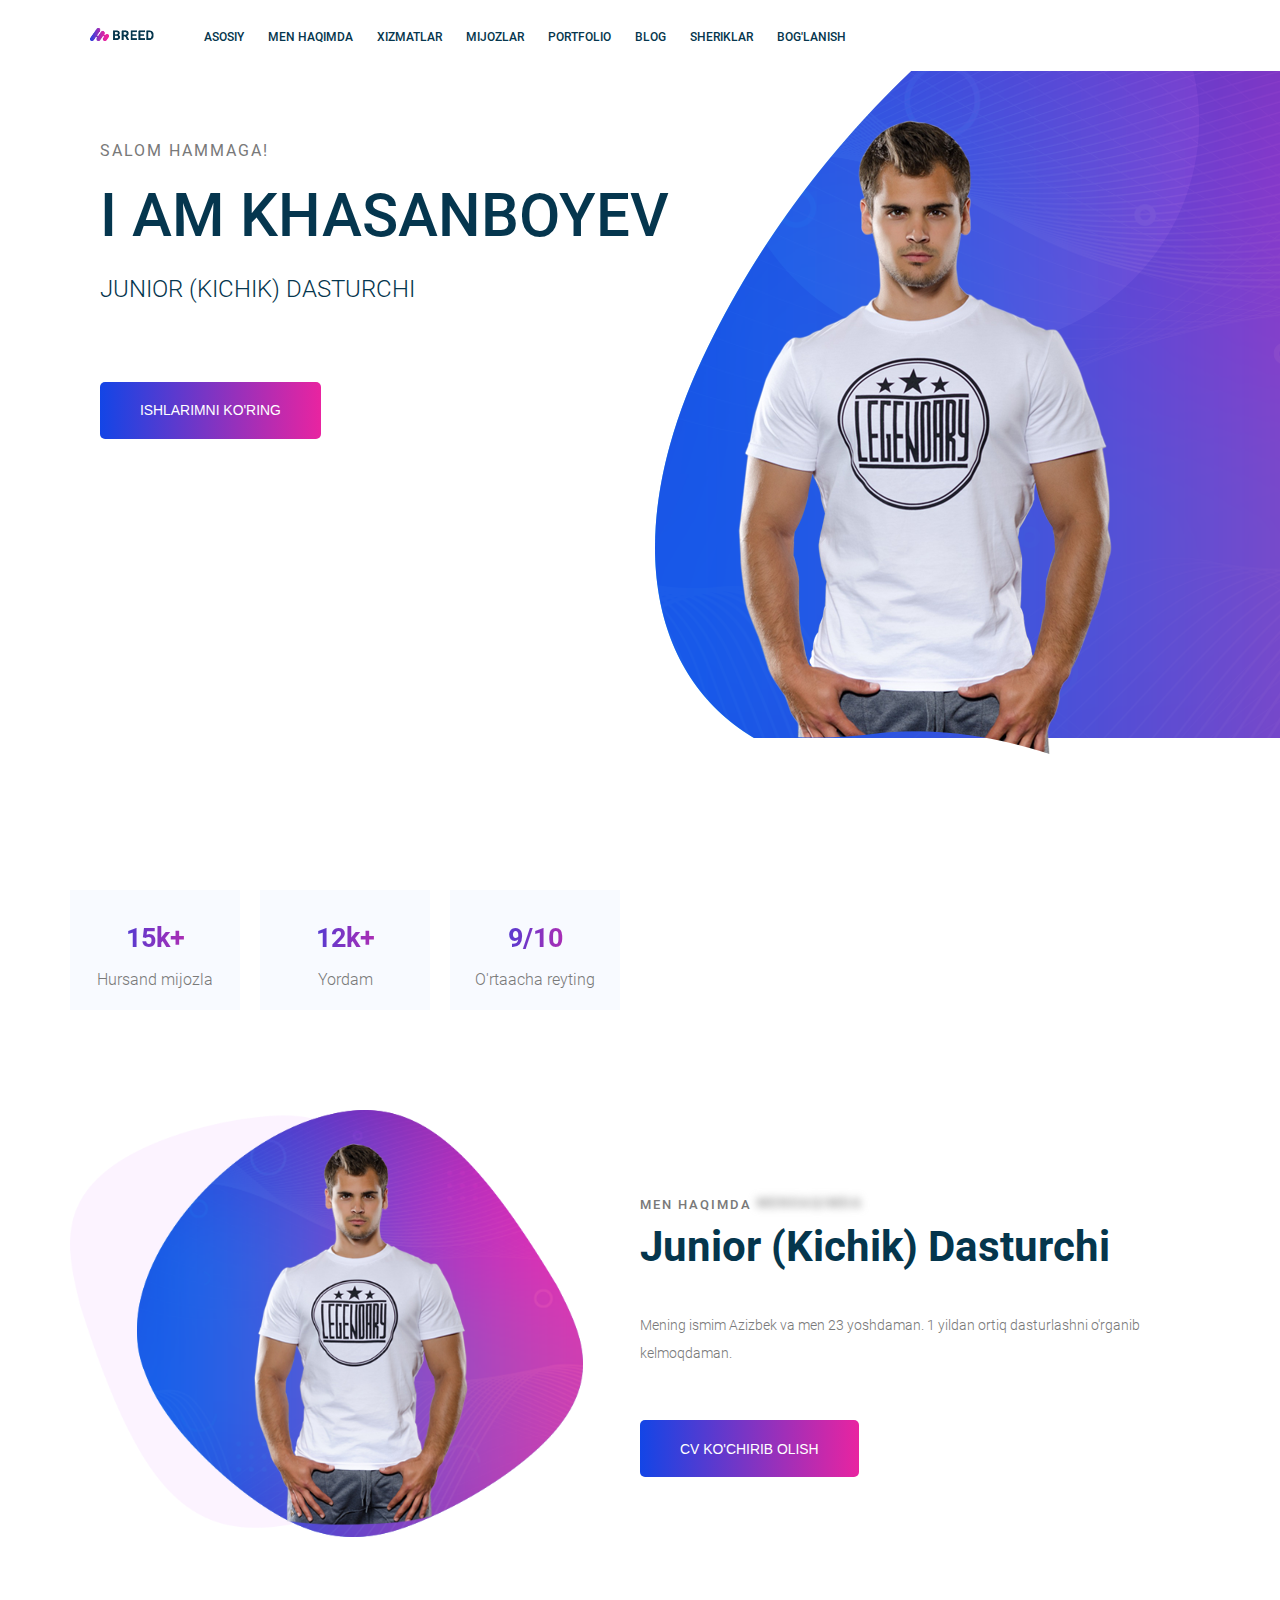
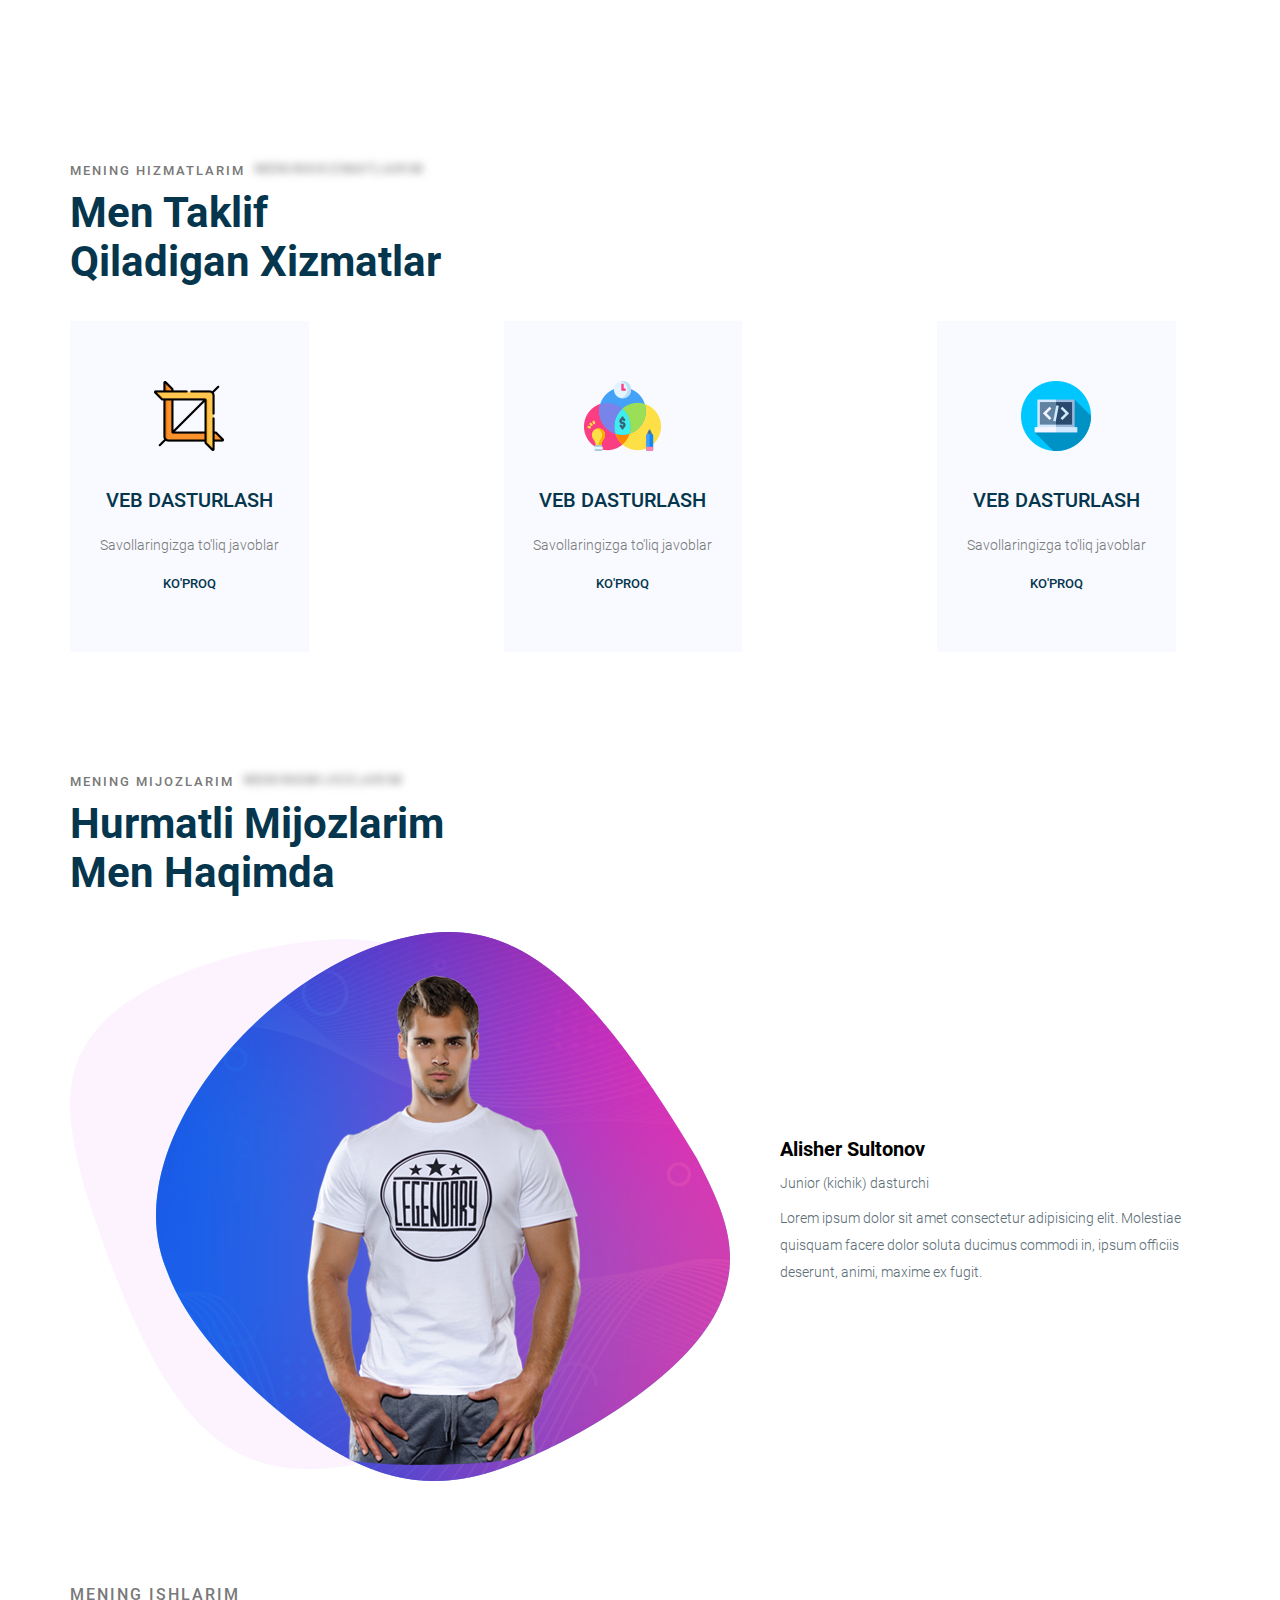
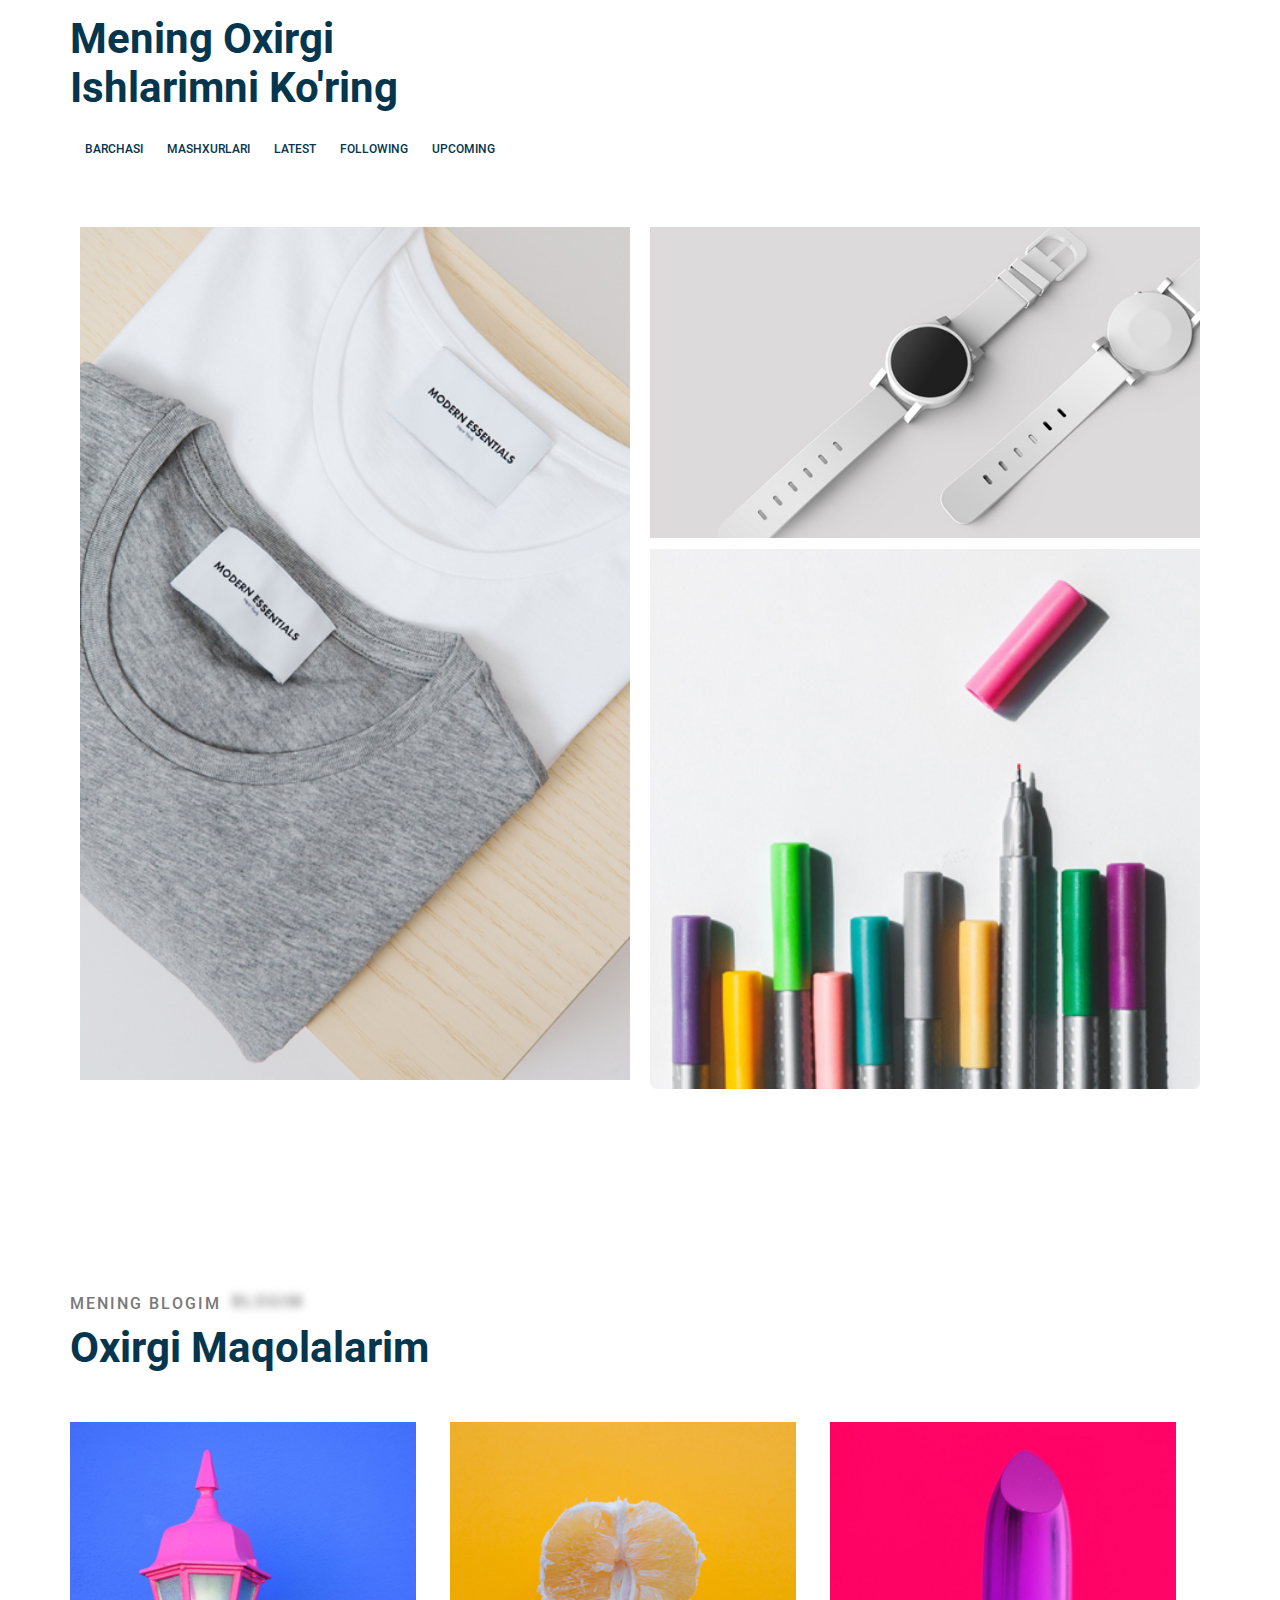
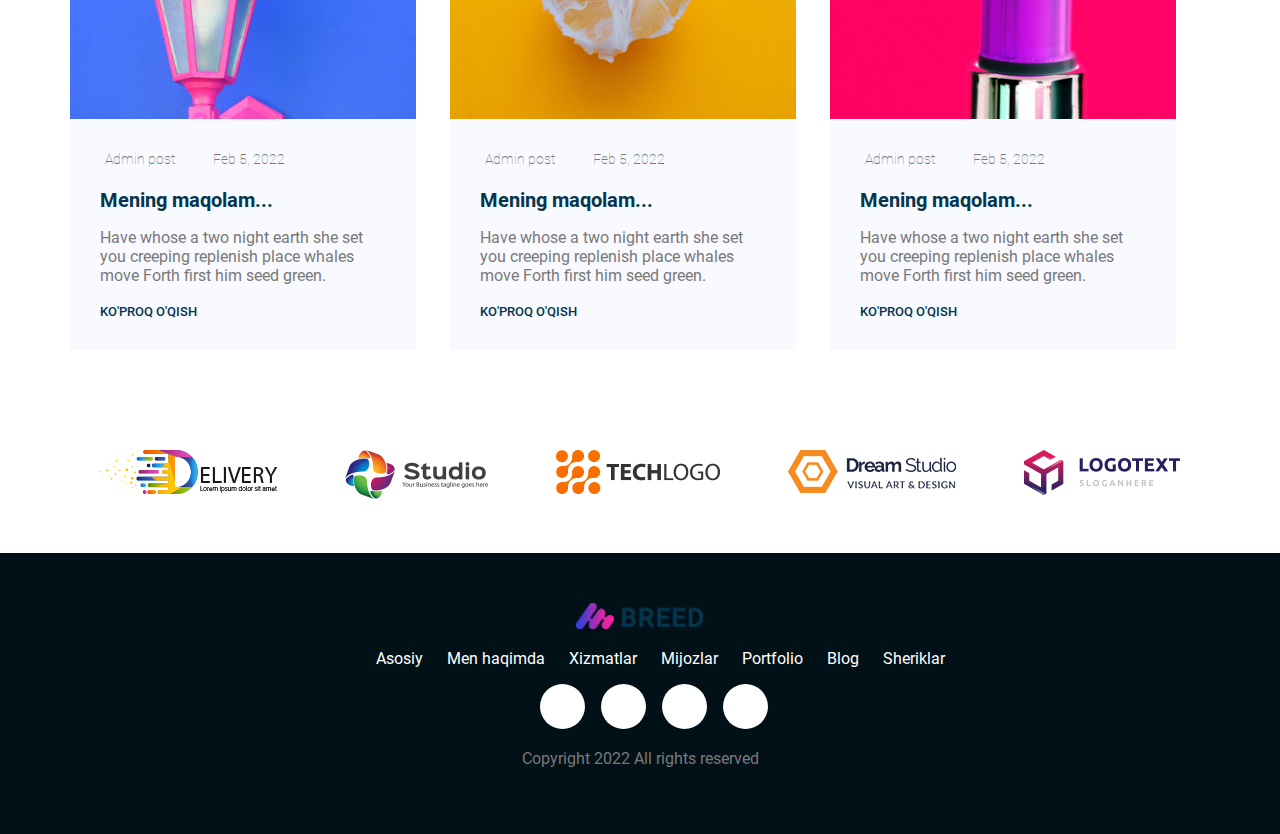
<file: index.html>
<!DOCTYPE html>
<html lang="en">
<head>
    <meta charset="UTF-8">
    <meta http-equiv="X-UA-Compatible" content="IE=edge">
    <meta name="viewport" content="width=, initial-scale=1.0">
    <title>PORTFOLIO</title>
    <link rel="stylesheet" href="./css/main.css">
    <link rel="stylesheet" href="./css/shared.css">
    <link rel="stylesheet" href="https://cdnjs.cloudflare.com/ajax/libs/font-awesome/6.1.1/css/all.min.css" integrity="sha512-KfkfwYDsLkIlwQp6LFnl8zNdLGxu9YAA1QvwINks4PhcElQSvqcyVLLD9aMhXd13uQjoXtEKNosOWaZqXgel0g==" crossorigin="anonymous" referrerpolicy="no-referrer" />
</head>
<body>
    <!--header section-->
   
    <header class="main-header">
        <div class="container"> 
                <div class="main-header__brand">
                    <a href="index.html">
                        <img src="./images/logo.png" alt="logo image" >
                    </a>
                </div>
                <nav class="main-navigation">
                    <ul class="main-navigations__items">
                        <li class="main-navigation__item">
                            <a href="./index.html">Asosiy</a> 
                        </li>
                        <li class="main-navigation__item">
                            <a href="#abaut-me">Men haqimda</a>
                        </li>
                        <li class="main-navigation__item">
                            <a href="#services">Xizmatlar</a>
                        </li>
                        <li class="main-navigation__item">
                            <a href="#clients">Mijozlar</a>
                        </li>
                        <li class="main-navigation__item">
                            <a href="#portfolio">Portfolio</a>
                        </li>
                        <li class="main-navigation__item">
                            <a href="#blog">Blog</a>
                        </li>
                        <li class="main-navigation__item">
                            <a href="#partners">Sheriklar</a>
                        </li>
                        <li class="main-navigation__item">
                            <a href="./contact.html">Bog'lanish</a>
                        </li>
                    
                    </ul>
                    
                </nav>
            
        </div>
    </header>
     <!-- /headr section -->
        <div class="clearfix"></div>
     <!-- main section -->

     <div class="main-banner">
        <div class="container">
            <section id="main-section" class="main-section">
                <div class="main-section__info">
                    <h4 class="main-section__welcome to-uppercase">Salom hammaga!</h4>
                    <h1 class="main-section__introduction to-uppercase"> I am Khasanboyev</h1>
                    <h3 class="main-section__position to-uppercase">Junior (kichik) dasturchi </h3>
                    <div class="main-section__social__networks">
                        <a href="https://t.me/azizbekhasanboyev1">
                            <i class="fa-brands fa-telegram"></i>
                        </a>
                        <a href= https://www.instagram.com/azic_011?r=nametag>
                            <i class="fa-brands fa-instagram"></i>
                        </a>
                        <a href="https://join.skype.com/invite/IVGGGNPyBLXn">
                            <i class="fa-brands fa-skype"></i>
                        </a>
                        <a href="https://wa.me/qr/CDWEJL6BE3NGG1">
                            <i class="fa-brands fa-whatsapp"></i>
                        </a>
                    </div>
        
                <button type="button" class="button  main-section__action to-uppercase ">Ishlarimni ko'ring</button>
            </div>
            <div class="main-section__images">
                <img src="./images/111.png" alt=" My image">
            </div>
            <div class="clearfix"></div>
                </section>
        </div>
    </div>

     <!-- /main section -->

     <!-- Statistics -->
        <div class="container">
            <section id="statistics " class="statistics">
                <div class="statistics__item">
                    
                    <h3 class="statistics__number">
                        15k+
                    </h3>
                    <p class="statistics__title" >
                        Hursand mijozla
                    </p>
                </div>
                <div class="statistics__item">
                    
                    <h3 class="statistics__number">
                        12k+
                    </h3>
                    <p class="statistics__title" >
                        Yordam
                    </p>
                </div>
                <div class="statistics__item">
                    
                    <h3 class="statistics__number">
                        9/10
                    </h3>
                    <p class="statistics__title" >
                        O'rtaacha reyting
                    </p>
                </div>
            </section>
        </div>

    <!-- /Statistics -->

     <!-- abaut me section  -->
    <div class="container">
        <section id="abaut-me" class="abaut-me">
            <div class="abaut-me__image">
                <img src="./images/1111.png" alt="abaut-me">
            </div>
            <div>
                <h5 class="section-subtitle">
                    Men haqimda<span class="blur-line">Menxaqimda</span>
                </h5>
                
                <h3 class="section-title">
                    Junior (kichik) dasturchi
                </h3>
                <p class="abaut-me__description">
                    Mening ismim Azizbek va men 23 yoshdaman. 1 yildan ortiq dasturlashni o'rganib kelmoqdaman.
                </p>
                <button type="button" class="button to-uppercase abaut-me__action ">
                    CV ko'chirib olish
                </button>
            </div>
   
        </section>
    </div>
     <div class="clearfix"></div>
     <!-- /abaut me section -->

     <!-- Services section  -->
     <div class="container">
        <section id="services " class="services">
            <h5 class="section-subtitle">
                Mening hizmatlarim
                <span class="blur-line">Meningxizmatlarim</span>
            </h5>
            <h2 class="section-title">
                Men taklif <br>
                qiladigan xizmatlar
            </h2>
            <div class="services__cards">
                <div class="service-card">
                    <img class="service-card_icon" src="./images/s1.png" alt="Service 1">
                    <h5 class="service-card__title"> Veb dasturlash</h5>
                    <p class="service-card__description">
                        Savollaringizga to'liq javoblar
                    </p>
                    <a href="#" class="service-card__link">
                        Ko'proq
                    </a>
                </div>
                <div class="service-card">
                    <img class="service-card_icon" src="./images/s2.png" alt="Service 2">
                    <h5 class="service-card__title"> Veb dasturlash</h5>
                    <p class="service-card__description">
                        Savollaringizga to'liq javoblar
                    </p>
                    <a href="#" class="service-card__link">
                        Ko'proq
                    </a>
                </div>
                <div class="service-card">
                    <img class="service-card_icon" src="./images/s3.png" alt="Service 3">
                    <h5 class="service-card__title"> Veb dasturlash</h5>
                    <p class="service-card__description">
                        Savollaringizga to'liq javoblar 
                    </p>
                    <a href="#" class="service-card__link">
                        Ko'proq
                    </a>
                </div>
            </div>
          
    
         </section>
     </div>
     <!-- /Services section -->

     <!-- Claints section -->
    <div class="container">
        <section id="clients" class="clients">
            <h5 class="section-subtitle">
                Mening mijozlarim
                <span class="blur-line">meningmijozlarim</span>
            </h5>
            <h2 class="section-title">
                Hurmatli mijozlarim <br>
                men haqimda
            </h2>
            <div class="client-items">
               <div class="client-item">
                   <div class="client-itmem__image">
                      <img  src="./images/1111.png" alt="Client image">  
                   </div>
               
                    <div class="client-item__info">
                        <h3 class="client-item__name">
                            Alisher Sultonov
                        </h3>
                        <p class="client-item__position">
                            Junior (kichik) dasturchi
                        </p>
                        <p class="client-item__review">
                            Lorem ipsum dolor sit amet consectetur adipisicing elit. Molestiae quisquam facere dolor soluta ducimus commodi in, ipsum officiis deserunt, animi, maxime ex fugit.
                        </p>
                        <div class="client-item__rate">
                                <i class="fas fa-star"></i>
                                <i class="fas fa-star"></i>
                                <i class="fas fa-star"></i>
                                <i class="fas fa-star"></i>
                                <i class="fas fa-star disabled"></i>
                    </div>
                    </div>
                </div>
            </div>
        </section>
    </div>
    <div class="clearfix"></div>
     <!-- /CLaints section  -->

     <!-- Portfolio section  -->
    <div class="container">
        <section id="portfolio" class="portfolio">
            <div class="section-subtitle">
                Mening ishlarim<span class="blur-line"></span>
            </div>
            <div class="section-title">
                Mening Oxirgi <br>
                Ishlarimni Ko'ring
            </div>
           
                    <ul class="main-navigation__items main-navigation__items1"> 
                        <li class="main-navigation__item">
                            <a href="#">BARCHASI</a>
                        </li>
                        <li class="main-navigation__item">
                            <a href="#">MASHXURLARI</a>
                        </li>
                        <li class="main-navigation__item">
                            <a href="#">LATEST</a>
                        </li>
                        <li class="main-navigation__item">
                            <a href="#">FOLLOWING</a>
                        </li>
                        <li class="main-navigation__item">
                            <a href="#">UPCOMING</a>
                        </li>

                    </ul>
         
            <div class="portfolio-items">
                <div class="portfolio-item portfolio-item-1">
                    <img src="./images/p1.jpg" alt=" portfolio 1" class="portfolio-item__image">
                    <div class="portfolio-item__overlay"></div>
                    <div class="portfolio-item__info">
                        <h4>
                            <a href="#">Portfolio item 1</a>
                        </h4>
                        <p>
                            Ishim haqida
                        </p>
                    </div>
                </div>
                <div class="portfolio-item portfolio-item-2">
                    <img src="./images/p4.jpg" alt=" portfolio 2" class="portfolio-item__image">
                    <div class="portfolio-item__overlay"></div>
                    <div class="portfolio-item__info">
                        <h4>
                            <a href="#">Portfolio item 2</a>
                        </h4>
                        <p>
                            Ishim haqida
                        </p>
                    </div>
                </div>
                <div class="portfolio-item portfolio-item-3">
                    <img src="./images/p6.jpg" alt=" portfolio 3" class="portfolio-item__image">
                    <div class="portfolio-item__overlay"></div>
                    <div class="portfolio-item__info">
                        <h4>
                            <a href="#">Portfolio item 3</a>
                        </h4>
                        <p>
                            Ishim haqida
                        </p>
                    </div>
                </div>
            </div>
            
                       
           
        </section>
    </div>
     <!-- /Portfolio section -->

     <!--  Blog section -->
     <div class="container">
         <section id="blog" class="blog">
             <div class="section-subtitle">
                 Mening blogim
                 <span class="blur-line">  blogim</span>
             </div>
             <div class="section-title">
                 Oxirgi maqolalarim
             </div>
             <div class="blog-items">
                 <div class="blog-item">
                     <div class="blog-item__image">
                         <img src="./images/b1.jpg" alt=" Blog 1 image">
                     </div>
                     <div class="blog-item__info">
                         <div class="blog-item__main-info">
                             <span class="blog-item__author">
                                 <i class="fa fa-user"></i>
                                Admin post
                             </span>
                             <span class="blog-item__date">
                                 <i class="fa fa-calendarp"></i>
                                 Feb 5, 2022
                             </span>
                             <h5 class="blog-item__title">
                                 Mening maqolam...
                             </h5>
                             <p class="blog-item_description">
                                Have whose a two night earth she set you creeping replenish place whales move Forth first him seed green.
                             </p>
                             <a  class="blog-item__learn-more">
                                 Ko'proq o'qish
                             </a>
                         </div>
                     </div>
                 </div>
                 <div class="blog-item">
                    <div class="blog-item__image">
                        <img src="./images/b2.jpg" alt=" Blog 2 image">
                    </div>
                    <div class="blog-item__info">
                        <div class="blog-item__main-info">
                            <span class="blog-item__author">
                                <i class="fa fa-user"></i>
                               Admin post
                            </span>
                            <span class="blog-item__date">
                                <i class="fa fa-calendarp"></i>
                                Feb 5, 2022
                            </span>
                            <h5 class="blog-item__title">
                                Mening maqolam...
                            </h5>
                            <p class="blog-item_description">
                               Have whose a two night earth she set you creeping replenish place whales move Forth first him seed green.
                            </p>
                            <a  class="blog-item__learn-more">
                                Ko'proq o'qish
                            </a>
                        </div>
                    </div>
                </div>
                <div class="blog-item">
                    <div class="blog-item__image">
                        <img src="./images/b3.jpg" alt=" Blog 3 image">
                    </div>
                    <div class="blog-item__info">
                        <div class="blog-item__main-info">
                            <span class="blog-item__author">
                                <i class="fa fa-user"></i>
                               Admin post
                            </span>
                            <span class="blog-item__date">
                                <i class="fa fa-calendarp"></i>
                                Feb 5, 2022
                            </span>
                            <h5 class="blog-item__title">
                                Mening maqolam...
                            </h5>
                            <p class="blog-item_description">
                               Have whose a two night earth she set you creeping replenish place whales move Forth first him seed green.
                            </p>
                            <a  class="blog-item__learn-more">
                                Ko'proq o'qish
                            </a>
                        </div>
                    </div>
                </div>
             </div>
         </section>
     </div>
     <!-- /Blog section -->

     <!-- Partners section -->
     <div class="container">
        <section id="partners" class="partners">
            <div class="partner">
                <img src="./images/logo1.png" alt="">
            </div>
            <div class="partner">
                <img src="./images/logo2.png" alt="">
            </div>
            <div class="partner">
                <img src="./images/logo3.png" alt="">
            </div>
            <div class="partner">
                <img src="./images/logo4.png" alt="">
            </div>
            <div class="partner">
                <img src="./images/logo5.png" alt="">
            </div>
        </section>
     </div>
     <!-- Partners section -->

     <!-- Footer section -->
     <footer class="footer">
        <div class="container">
            <div class="footer__brand">
                <img src="./images/logo.png" alt="Logo 1">
            </div>
            <nav class="fooret__navigation">
                <ul class="footer__navigation-items">
                    <li class="footer__navigation-item">
                        <a href="#">Asosiy</a> 
                    </li>
                    <li class="footer__navigation-item">
                        <a href="#">Men haqimda</a>
                    </li>
                    <li class="footer__navigation-item">
                        <a href="#">Xizmatlar</a>
                    </li>
                    <li class="footer__navigation-item">
                        <a href="#">Mijozlar</a>
                    </li>
                    <li class="footer__navigation-item">
                        <a href="#">Portfolio</a>
                    </li>
                    <li class="footer__navigation-item">
                        <a href="#">Blog</a>
                    </li>
                    <li class="footer__navigation-item">
                        <a href="#">Sheriklar</a>
                    </li>
                   
                </ul>
                
            </nav>
            <ul class="footer__socials">
                <li class="footer__social">
                    <a href="https://t.me/azizbekhasanboyev1">
                        <i class="fa-brands fa-telegram"></i>
                    </a>
                </li>
                <li class="footer__social">
                    <a href= https://www.instagram.com/azic_011?r=nametag>
                        <i class="fa-brands fa-instagram"></i>
                    </a>
                </li>
                <li class="footer__social">
                    <a href="https://join.skype.com/invite/IVGGGNPyBLXn">
                        <i class="fa-brands fa-skype"></i>
                    </a>
                </li>
                <li class="footer__social">
                    <a href="https://wa.me/qr/CDWEJL6BE3NGG1">
                        <i class="fa-brands fa-whatsapp"></i>
                    </a>
                </li>
            </ul>
            <p class="footer__text">
                Copyright 2022 All rights reserved 
            </p>
        </div>
     </footer>
     <!-- /Footer section -->

</body>
</html>
</file>
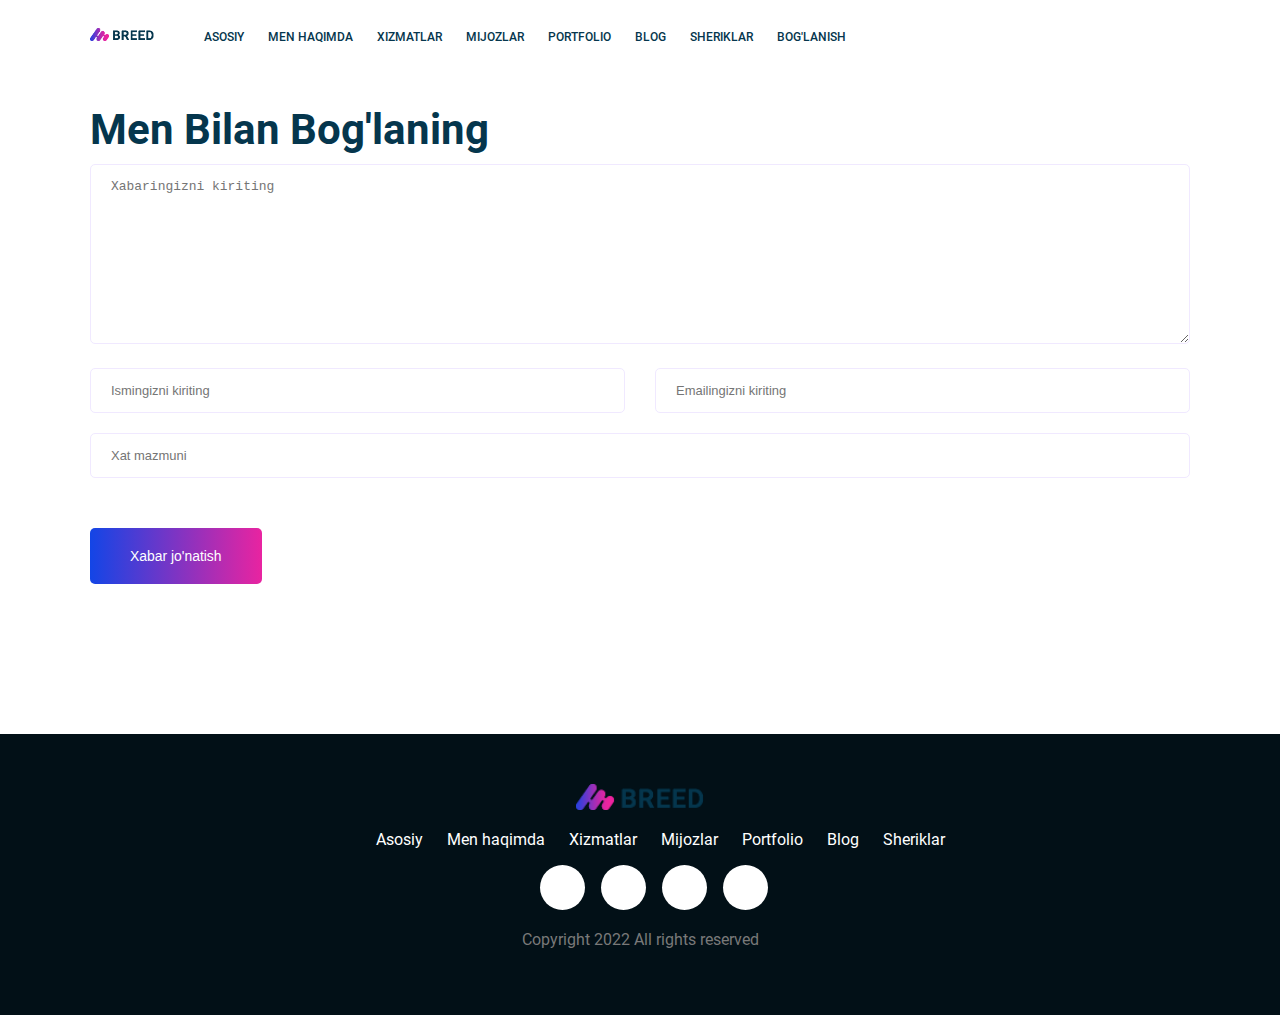
<file: contact.html>
<!DOCTYPE html>
<html lang="en">
<head>
    <meta charset="UTF-8">
    <meta http-equiv="X-UA-Compatible" content="IE=edge">
    <meta name="viewport" content="width=, initial-scale=1.0">
    <title>Bog'lanish</title>
    <link rel="stylesheet" href="./css/contact.css">
    <link rel="stylesheet" href="./css/shared.css">
</head>
<body>
    <!--header section-->
   
    <header class="main-header">
        <div class="container"> 
                <div class="main-header__brand">
                    <a href="index.html">
                        <img src="./images/logo.png" alt="logo image" >
                    </a>
                </div>
                <nav class="main-navigation">
                    <ul class="main-navigations__items">
                        <li class="main-navigation__item">
                            <a href="./index.html">Asosiy</a> 
                        </li>
                        <li class="main-navigation__item">
                            <a href="#">Men haqimda</a>
                        </li>
                        <li class="main-navigation__item">
                            <a href="#">Xizmatlar</a>
                        </li>
                        <li class="main-navigation__item">
                            <a href="#">Mijozlar</a>
                        </li>
                        <li class="main-navigation__item">
                            <a href="#">Portfolio</a>
                        </li>
                        <li class="main-navigation__item">
                            <a href="#">Blog</a>
                        </li>
                        <li class="main-navigation__item">
                            <a href="#">Sheriklar</a>
                        </li>
                        <li class="main-navigation__item active">
                            <a href="./contact.html" >Bog'lanish</a>
                        </li>
                    
                    </ul>
                    
                </nav>
            
        </div>
    </header>
     <!-- /headr section -->
       <div class="container">
           <section class="contact">
               <div class="section-title">
                   Men bilan bog'laning
               </div>
               <form action="/server.php" method="get">
                    <textarea rows="10" placeholder="Xabaringizni kiriting" name="massage"></textarea>
                    <div class="half-flex">
                        <div class=" contact__firstname">
                            <input type="text" placeholder="Ismingizni kiriting " name="firstname">
                        </div>
                        <div class=" contact__email">
                            <input type="email" placeholder="Emailingizni kiriting" name="email">
                        </div>
                    </div>
                    <input type="text" placeholder="Xat mazmuni" name="subject" >
                    <button class="button contact__send" type="submit"> Xabar jo'natish</button>
               </form>
           </section>
       </div>
   
     <!-- Footer section -->
     <footer class="footer">
        <div class="container">
            <div class="footer__brand">
                <img src="./images/logo.png" alt="Logo 1">
            </div>
            <nav class="fooret__navigation">
                <ul class="footer__navigation-items">
                    <li class="footer__navigation-item">
                        <a href="#">Asosiy</a> 
                    </li>
                    <li class="footer__navigation-item">
                        <a href="#">Men haqimda</a>
                    </li>
                    <li class="footer__navigation-item">
                        <a href="#">Xizmatlar</a>
                    </li>
                    <li class="footer__navigation-item">
                        <a href="#">Mijozlar</a>
                    </li>
                    <li class="footer__navigation-item">
                        <a href="#">Portfolio</a>
                    </li>
                    <li class="footer__navigation-item">
                        <a href="#">Blog</a>
                    </li>
                    <li class="footer__navigation-item">
                        <a href="#">Sheriklar</a>
                    </li>
                   
                </ul>
                
            </nav>
            <ul class="footer__socials">
                <li class="footer__social">
                    <a href="https://t.me/azizbekhasanboyev1">
                        <i class="fa-brands fa-telegram"></i>
                    </a>
                </li>
                <li class="footer__social">
                    <a href= https://www.instagram.com/azic_011?r=nametag>
                        <i class="fa-brands fa-instagram"></i>
                    </a>
                </li>
                <li class="footer__social">
                    <a href="https://join.skype.com/invite/IVGGGNPyBLXn">
                        <i class="fa-brands fa-skype"></i>
                    </a>
                </li>
                <li class="footer__social">
                    <a href="https://wa.me/qr/CDWEJL6BE3NGG1">
                        <i class="fa-brands fa-whatsapp"></i>
                    </a>
                </li>
            </ul>
            <p class="footer__text">
                Copyright 2022 All rights reserved 
            </p>
        </div>
     </footer>
     <!-- /Footer section -->


</body>
</html>
</file>
<file: css/main.css>
/* Main section */
.main-banner {
    background: url(../orqafon.png) no-repeat top center;
    background-position: center;
    background-size: cover;
    min-height: 890px;
    
}

.main-section {
    padding: 7.5rem 1.87rem; /* 1) 120 / 16 = 7.5rem 2) 30 / 16 = 1.87 rem */
    display: flex;
    justify-content: space-between;
}


.main-section__images {
    text-align: right;
   /* margin-top: 150px;*/
    
}
.main-section__welcome {
    font-size: 1rem; /* 16 / 16 = 1rem */
    font-weight: 400;
    margin-bottom: 1.25rem; /* 20 / 16 = 1.25 rem */
    letter-spacing: 2px;
    color: #797979;
}
.main-section__introduction {
    margin-top: 1.25rem; /* 20 / 16 = 1.25 rem */
    font-size: 3.75rem; /* 60 / 16 = 3.75 rem */
    margin-bottom: 1.25rem; /* 20 / 16 = 1.25 rem */
    font-weight: 500;
    color: #05364e;
}
.main-section__position {
    color: #05364e;
    font-size: 1.5rem; /* 24 / 16 = 1.5 rem */
    font-weight: 300;
    margin-bottom: 1.25rem; /* 20 / 16 = 1.25 rem */
}

.main-section__social__networks a{
    color: #8fa1aa;
    font-size: 1.2rem; 
    display: inline-block;
    margin-right: 1rem;
    cursor:pointer;

}
.main-section__social__networks a:hover i{
    color:#1c44e4 ;
}

.main-section__action  {
    margin-top: 1.87rem;
    /* border: none;
    background-color: #1c44e4;
    color: #ffffff;
    font-weight: 500;
    font-size: 14px;
    padding: 20px 40px;
    cursor: pointer;
    border-radius: 5px; */

}

.main-navigation__item a:hover {
    color: #efb6df
}
.main-navigation__item.active a {
color:#efb6df ;
}
/* Statistics section  */

.statistics {
   /*  padding-top: 6.25rem; */
    display: flex;
}
   
 
    

.statistics__item {
    width: 150px;
    background-color:#f8faff ;
    text-align: center;
    padding: 0.32rem 0.625rem ;
    margin-right: 1.25rem;
}
.statistics__number {
    font-size: 1.69rem;
    margin-bottom: 0.32rem;
    background: linear-gradient(90deg, #1345e6 0%, #ed239f 100%);
    -webkit-background-clip: text;
    -webkit-text-fill-color: transparent;
    
}
.statistics__title {
    font-size: 1rem;
    color: #797979;
    font-weight: 300;

}
/* Abaut-me section*/

.abaut-me {
    padding: 6.25rem 0;
    display: flex;
    align-items: center;
}
.abaut-me > div{
    flex: 1;
}
.abaut-me img{
    width: 90%;
}




.abaut-me__description {
    font-size: 0.87rem;
    font-weight: 300;
    color: #797979;
    line-height: 1.69rem;

}

.abaut-me__action {
    margin-top: 6.25rem;
}

/*services section*/
.services {
    padding-top:  6.25rem;
   
}
.services__cards {
    display: flex;
    justify-content: space-between;
}
.service-card {
    padding: 3.75rem 1.87rem;
    background-color: #f8faff;
    margin-right: 3%;
    text-align: center;
    box-sizing: border-box;
    transition: all 0.4s ease 0s;
}
.service-card__title {
    color: #05364d;
    font-size: 1.25rem;
    font-weight: 500;
    margin-bottom: 1.25rem;
    text-transform: uppercase;
}
.service-card__description {
    font-size: 0.87rem;
    line-height: 1.68rem;
    font-weight: 300;
    color: #797979;
}
.service-card__link {
    font-size: 0.81rem;
    font-weight: 500;
    text-transform: uppercase;
    color: #05364d;
    text-decoration: none;

}
.service-card:hover{
    background-color: #5f30ff;
}
.service-card:hover .service-card__title,
.service-card:hover .service-card__description,
.service-card:hover .service-card__link {
    color: #ffffff;
}
/*clients section*/
.clients {
    padding-top:6.25rem;
}
.client-item {
    display: flex;
    align-items: center;
}
.client-item > div {
   flex: 1;
}
.client-item__image img {
    width: 100%;
}
.client-item__info {
   padding-left: 3.12rem;
    
}

.client-item__name {
    font-size: 1.25rem;
    margin-bottom: 0.25rem;

}
.client-item__position {
    font-size: 0.87rem;
    font-weight: 300; 
    color: #5b6d75;

}
.client-item__review {
    font-size: 0.87rem;
    line-height: 1.68rem;
    font-weight: 300;
    color: #5b6d75;

}
.client-item__rate {
    color: #ffd805;
}






/*Portfolio section styles*/ 

.portfolio { 
    padding: 6.25rem 0;
}
.portfolio-items {
    position: relative;
    margin-top: 3.12rem;
}

.portfolio-item {
    position: relative;
    display: inline-block;
    cursor: pointer;
    width: 50%;
    padding: 0.62rem;
    box-sizing: border-box;
}
.portfolio-item-2{
    position: absolute;
    right: 0;
    top: 0;
}
.portfolio-item-3{
    position: absolute;
    right: 0;
    top: 322px;
}
.portfolio-item__image {
    width: 100%;
}

 .portfolio-item__overlay {
      position: absolute;
      left: 0;
      top: 0;
      height: 100%;
      width: 100%;
      z-index: 1;
      transition: all 0.4s ease 0s;
      
 }
 .portfolio-item__info {
     position: absolute;
     bottom: 2.75rem;
     left: 80px;
     color: white;
     visibility: hidden;
     opacity: 0;
     z-index: 1;
     transition: all 0.4s ease 0s;
 }
 .portfolio-item__info a {
     color: white;
     text-decoration: none;

 }
 .portfolio-item:hover .portfolio-item__overlay {
     visibility: visible;
     top: 20px;
     left: 20px;
     background-color: rgba(19,69,230,0.9);
 }
 .portfolio-item:hover .portfolio-item__info {
     visibility: visible; 
     bottom: 1.5rem;
     left: 3.75rem;
     opacity: 1;
 }

/* Blog section styles*/ 
 
 .blog {
     padding-top: 6.25rem;
 }
 .blog-items {
     margin-top: 3.12rem;
     display: flex;
     justify-content: space-between;
 }
 .blog-item {
     overflow: hidden;
     margin-right: 3%;
     box-sizing: border-box;
     
 } 
 .blog-item:hover {
     box-shadow: 0px 10px 20px rgb(5 54 77 / 10%);
     
 }

 .blog-item :hover .blog-item__info {
     background-color: white;
 }
 .blog-item__image {
     overflow: hidden;
 }

 .blog-item__image img {
     width: 100%;
     vertical-align:middle ;
     transition: all 0.4s ease 0s;
    
 }
 .blog-item:hover .blog-item__image img {
     transform: scale(1.1);
     
 }

 .blog-item__info {
     background-color: #f8faff;
     padding: 1.87rem;
     color: #797979;

 }

 .blog-item__main-info span {
     font-size: 0.87rem;
     margin-right: 1.87rem;
     font-weight: lighter;
     
 }
 .blog-item__info i {
     margin-right: 0.31rem;
     

 }
 .blog-item__title {
     font-size: 1.25rem;
     margin-top: 1.25rem;
     margin-bottom: 0.94rem;
     color: #05364d;
     font-weight: 700;
 }
 .blog-item__description {
     line-height: 1.68rem;
     font-weight: lighter;
     font-size: 0.94rem;
 }
 .blog-item__learn-more {
     font-size: 0.81rem ;
     font-weight: 500;
     text-transform: uppercase;
     color: #05364d;
     cursor: pointer;
 }

 .blog-item__learn-more:hover {
     color: #ed239f;
 }


 /* Partners section styles*/

 .partners {
     padding-top: 6.25rem;
     display: flex;
     justify-content: space-between;
 }
.partner {
    padding: 0 1.87rem;
}

@media only screen and (max-width: 991px) {
    
    /* Main section */
    .main-section__images {
        display: none;
    }
    .main-section > div {
        width: 100%;
    }

    /* Statistics section */
    
    .statistics {
        padding-top: 1rem;
        text-align: center;
        justify-content: space-between;
    }
    /* abaut me */
    .abaut-me {
        padding: 1.5rem 0;
    }
    .abaut-me > div {
        width: 100%;
    }
    .abaut-me__image {
        display: none ;
    }
    
    /*services */
    .services {
        padding: 1.5rem 0;
    }
    .services__cards {
        flex-wrap: wrap;
    }
    .service-card {
        flex-basis: 45%;
        margin-bottom: 20px;
    }

    /* clients section */

    .clients {
        padding: 1.5rem 0;
    }
    .client-item {
        flex-direction: column;
    }
    .client-item > div {
        width: 100%;
        float: none;
    }

       /* blog section */
    .blog {
        padding: 1.5rem 0;
    }

    .blog-items {
        flex-wrap: wrap;
    }

    .blog-item {
         flex-basis: 45%;
         margin-bottom: 20px;
    }
     /* partners */ 

     .partners {
        padding: 1.5rem 0;
    }

    .partners {
        flex-direction: column;
    }
    .partner {
        padding: 0;
        text-align: center;
        margin-bottom: 10px;
    }
    
}



@media only screen and (max-width: 767px) {
    /* main section */
    .main-banner {
        background: none;
        min-height: auto;
    }
  

    .main-section__action {
        display: none;
    }


    .main-section__introduction {
        font-size: 3rem;
    }
    
    /* statistics section */ 
    .statistics {
        flex-direction: column;
    }
    .statistics__item {
        width: 100%;
        margin-bottom: 20px;
        margin-right: 0;
        box-sizing: border-box;
    }

    

    /*services section */
    .services {
        padding: 1.5rem 0;
    }
    .service-card {
        flex-basis: 100%;
        margin-right: 0;
        margin-bottom: 20px;
    }

    

    /* portfolio +*/
    .portfolio {
        padding: 1.5rem 0;
    }
    .portfolio-item {
        width: 100%;
    }

    .portfolio-item-2,
    .portfolio-item-3 {
        position: static;
    }

    /*Blog*/

    .blog-items {
        flex-direction: column;
    }

    .blog-item {
        margin-right: 0;
        margin-bottom: 20px;
    }


}
</file>
<file: css/shared.css>
@font-face {
    font-family: 'Roboto';
    src: url('../fonts/Roboto/Roboto-BlackItalic.eot');
    src: url('../fonts/Roboto/Roboto-BlackItalic.eot?#iefix') format('embedded-opentype'),
        url('../fonts/Roboto/Roboto-BlackItalic.woff2') format('woff2'),
        url('../fonts/Roboto/Roboto-BlackItalic.woff') format('woff'),
        url('../fonts/Roboto/Roboto-BlackItalic.ttf') format('truetype');
    font-weight: 900;
    font-style: italic;
    font-display: swap;
}

@font-face {
    font-family: 'Roboto';
    src: url('../fonts/Roboto/Roboto-Black.eot');
    src: url('../fonts/Roboto/Roboto-Black.eot?#iefix') format('embedded-opentype'),
        url('../fonts/Roboto/Roboto-Black.woff2') format('woff2'),
        url('../fonts/Roboto/Roboto-Black.woff') format('woff'),
        url('../fonts/Roboto/Roboto-Black.ttf') format('truetype');
    font-weight: 900;
    font-style: normal;
    font-display: swap;
}

@font-face {
    font-family: 'Roboto';
    src: url('../fonts/Roboto/Roboto-Bold.eot');
    src: url('../fonts/Roboto/Roboto-Bold.eot?#iefix') format('embedded-opentype'),
        url('../fonts/Roboto/Roboto-Bold.woff2') format('woff2'),
        url('../fonts/Roboto/Roboto-Bold.woff') format('woff'),
        url('../fonts/Roboto/Roboto-Bold.ttf') format('truetype');
    font-weight: bold;
    font-style: normal;
    font-display: swap;
}

@font-face {
    font-family: 'Roboto';
    src: url('../fonts/Roboto/Roboto-BoldItalic.eot');
    src: url('../fonts/Roboto/Roboto-BoldItalic.eot?#iefix') format('embedded-opentype'),
        url('../fonts/Roboto/Roboto-BoldItalic.woff2') format('woff2'),
        url('../fonts/Roboto/Roboto-BoldItalic.woff') format('woff'),
        url('../fonts/Roboto/Roboto-BoldItalic.ttf') format('truetype');
    font-weight: bold;
    font-style: italic;
    font-display: swap;
}

@font-face {
    font-family: 'Roboto';
    src: url('../fonts/Roboto/Roboto-Light.eot');
    src: url('../fonts/Roboto/Roboto-Light.eot?#iefix') format('embedded-opentype'),
        url('../fonts/Roboto/Roboto-Light.woff2') format('woff2'),
        url('../fonts/Roboto/Roboto-Light.woff') format('woff'),
        url('../fonts/Roboto/Roboto-Light.ttf') format('truetype');
    font-weight: 300;
    font-style: normal;
    font-display: swap;
}

@font-face {
    font-family: 'Roboto';
    src: url('../fonts/Roboto/Roboto-Italic.eot');
    src: url('../fonts/Roboto/Roboto-Italic.eot?#iefix') format('embedded-opentype'),
        url('../fonts/Roboto/Roboto-Italic.woff2') format('woff2'),
        url('../fonts/Roboto/Roboto-Italic.woff') format('woff'),
        url('../fonts/Roboto/Roboto-Italic.ttf') format('truetype');
    font-weight: normal;
    font-style: italic;
    font-display: swap;
}

@font-face {
    font-family: 'Roboto';
    src: url('../fonts/Roboto/Roboto-LightItalic.eot');
    src: url('../fonts/Roboto/Roboto-LightItalic.eot?#iefix') format('embedded-opentype'),
        url('../fonts/Roboto/Roboto-LightItalic.woff2') format('woff2'),
        url('../fonts/Roboto/Roboto-LightItalic.woff') format('woff'),
        url('../fonts/Roboto/Roboto-LightItalic.ttf') format('truetype');
    font-weight: 300;
    font-style: italic;
    font-display: swap;
}

@font-face {
    font-family: 'Roboto';
    src: url('../fonts/Roboto/Roboto-Medium.eot');
    src: url('../fonts/Roboto/Roboto-Medium.eot?#iefix') format('embedded-opentype'),
        url('../fonts/Roboto/Roboto-Medium.woff2') format('woff2'),
        url('../fonts/Roboto/Roboto-Medium.woff') format('woff'),
        url('../fonts/Roboto/Roboto-Medium.ttf') format('truetype');
    font-weight: 500;
    font-style: normal;
    font-display: swap;
}

@font-face {
    font-family: 'Roboto';
    src: url('../fonts/Roboto/Roboto-MediumItalic.eot');
    src: url('../fonts/Roboto/Roboto-MediumItalic.eot?#iefix') format('embedded-opentype'),
        url('../fonts/Roboto/Roboto-MediumItalic.woff2') format('woff2'),
        url('../fonts/Roboto/Roboto-MediumItalic.woff') format('woff'),
        url('../fonts/Roboto/Roboto-MediumItalic.ttf') format('truetype');
    font-weight: 500;
    font-style: italic;
    font-display: swap;
}

@font-face {
    font-family: 'Roboto';
    src: url('../fonts/Roboto/Roboto-Regular.eot');
    src: url('../fonts/Roboto/Roboto-Regular.eot?#iefix') format('embedded-opentype'),
        url('../fonts/Roboto/Roboto-Regular.woff2') format('woff2'),
        url('../fonts/Roboto/Roboto-Regular.woff') format('woff'),
        url('../fonts/Roboto/Roboto-Regular.ttf') format('truetype');
    font-weight: normal;
    font-style: normal;
    font-display: swap;
}

@font-face {
    font-family: 'Roboto';
    src: url('../fonts/Roboto/Roboto-ThinItalic.eot');
    src: url('../fonts/Roboto/Roboto-ThinItalic.eot?#iefix') format('embedded-opentype'),
        url('../fonts/Roboto/Roboto-ThinItalic.woff2') format('woff2'),
        url('../fonts/Roboto/Roboto-ThinItalic.woff') format('woff'),
        url('../fonts/Roboto/Roboto-ThinItalic.ttf') format('truetype');
    font-weight: 100;
    font-style: italic;
    font-display: swap;
}

@font-face {
    font-family: 'Roboto';
    src: url('../fonts/Roboto/Roboto-Thin.eot');
    src: url('../fonts/Roboto/Roboto-Thin.eot?#iefix') format('embedded-opentype'),
        url('../fonts/Roboto/Roboto-Thin.woff2') format('woff2'),
        url('../fonts/Roboto/Roboto-Thin.woff') format('woff'),
        url('../fonts/Roboto/Roboto-Thin.ttf') format('truetype');
    font-weight: 100;
    font-style: normal;
    font-display: swap;
}




/* Core styles */
html {
    scroll-behavior: smooth;
}

body {
    margin: 0; 
    font-family: 'Roboto', sans-serif;
}

a {
    transition: all 0.3s ease-in-out;
}

.container {
    width: 1140px;
    margin: 0 auto;
}
.to-uppercase {
    text-transform: uppercase;
}
.clearfix {
    clear: both;
}

.section-subtitle {
    letter-spacing: 2px;
    font-weight: 500;
    margin-bottom: 0.625rem; /* 10 / 16 = 0.625 rem */
    color: #797979;
    text-transform: uppercase;
}
.section-title {
    margin-top: 0.32rem; /* 5 / 16 = 0.32 rem */
    font-size: 2.62rem; /* 42/ 16 = 2.62 rem */
    font-weight: 700;
    text-transform: capitalize;
    color: #05364d;
}

.button {
    margin-top: 40px;
    border: none;
    background: linear-gradient(to right, #1345e6 0%, #ed239f 51%, #1345e6 100%);
    background-size: 200% auto;
    color: #ffffff;
    font-weight: 500;
    font-size: 0.87rem; /* 14 /16 = 0.87 rem */
    padding: 1.26rem 2.5rem; /* 1) 20 / 16 = 1.26 rem 2) 40 / 16 = 2.5 rem */
    cursor: pointer;
    border-radius: 5px;
    transition: all 0.3s ease-in-out;

}
.button:hover {
    background-position: right center;
}

.blur-line {
    display: inline-block;
    position: relative;
    top: -2px;
    margin-left: 0.32rem; /* 5 / 16 = 0.32 rem */
    width: 80px;
    height: 4px;
    background-color: rgba(237,35,159,0,6);
    filter:blur(4px) ;
    border-radius: 4px;
}
/* Main header styles */

.main-header {
    position: fixed;
    top: 0;
    left: 0;
    width: 100%;
    background-color: white;
    box-shadow: 0px 3px 16px opx rgb(0 0 0 / 10%);
    z-index: 10;
   
}

.main-header .container {
    display: flex;
    align-items: center;
}

.main-header__brand img {
    width: 64px;
    margin-left: 20px;
}



.main-navigation__item {
    display: inline-block;
    padding: 0.625rem; /* 10 / 16 = 0.625rem */
}
.main-navigation__item a :hover {
    color: #efb6df ;}

.main-navigation__item a {
    color: #05364d;
    text-decoration: none;
    text-transform:uppercase ;
    font-size: 0.75rem; /*  12 / 16 = 0.75rem */
    font-weight: 500;
}
.main-navigation__items1 {
    padding-left: 5px;
}

/* footer section styles */

.footer {
    padding: 50px 0;
    margin-top: 50px;
    background-color: #021017;
    text-align: center;
}

.footer__brand img {
    width: 128px;
}

.footer__navigation {
    margin-bottom: 50px;
} 

.footer__navigation-item {
    display: inline-block;
    padding: 0 10px;
}

.footer__navigation-item a {
    color: white;
    text-decoration: none;
}

.footer__socials {
    list-style: none;
}

.footer__social {
    display: inline-block;
    width: 45px;
    height: 45px;
    line-height: 45px;
    text-align: center;
    background:#ffffff ;
    border-radius: 36px;
    color: #05364d;
    font-size: 1rem;
    margin-right: 12px;
}

.footer__social a {
    color: #021017;
}

.footer__social:hover {
    background: linear-gradient(90deg, #1345e6 0%, #ed239f 100%);
}

.footer__social:hover i {
    color: white;
}

.footer__text {
    color: #797979;
}


@media only screen and (max-width: 991px) {
   .container {
       width: 90%;
   }
   
   /* navigation menu*/ 

    .main-navigation {
        display: none;
    }


      /* footer */ 

      .footer__navigation {
        display: none;
    }
}



@media only  screen and (max-width: 767px) {
    .container {
        width: 92%;
    }
    
}
</file>
<file: css/contact.css>
.contact {
    padding:6.25rem 1.25rem;
}

textarea, input {
    width: 100%;
    padding: 00.87rem ;
    margin-bottom: 0.625rem;
    margin-top: 0.625rem;
    border: 1px solid #f0e9ff;
    border-radius: 5px;   
    padding-left:1.25rem;
    font-size: 0.81rem;
    background: transparent;
    color: #495057;
    box-sizing: border-box ;
}

textarea:focus,
input:focus { 
    outline: 0;

    
}
.half-flex {
    display: flex;
}

.contact__firstname {
    padding-right:0.94rem;
    flex: 1;
}

.contact__email {
    padding-left: 0.94rem;
    flex: 1;
}

.contact__send {
    margin-top: 1.87rem;
}


@media only screen and (max-width: 991px) {
    .half-flex {
        flex-direction: column;
    }
    .contact__firstname,
    .contact__email {
        padding: 0;
    }
}
</file>
